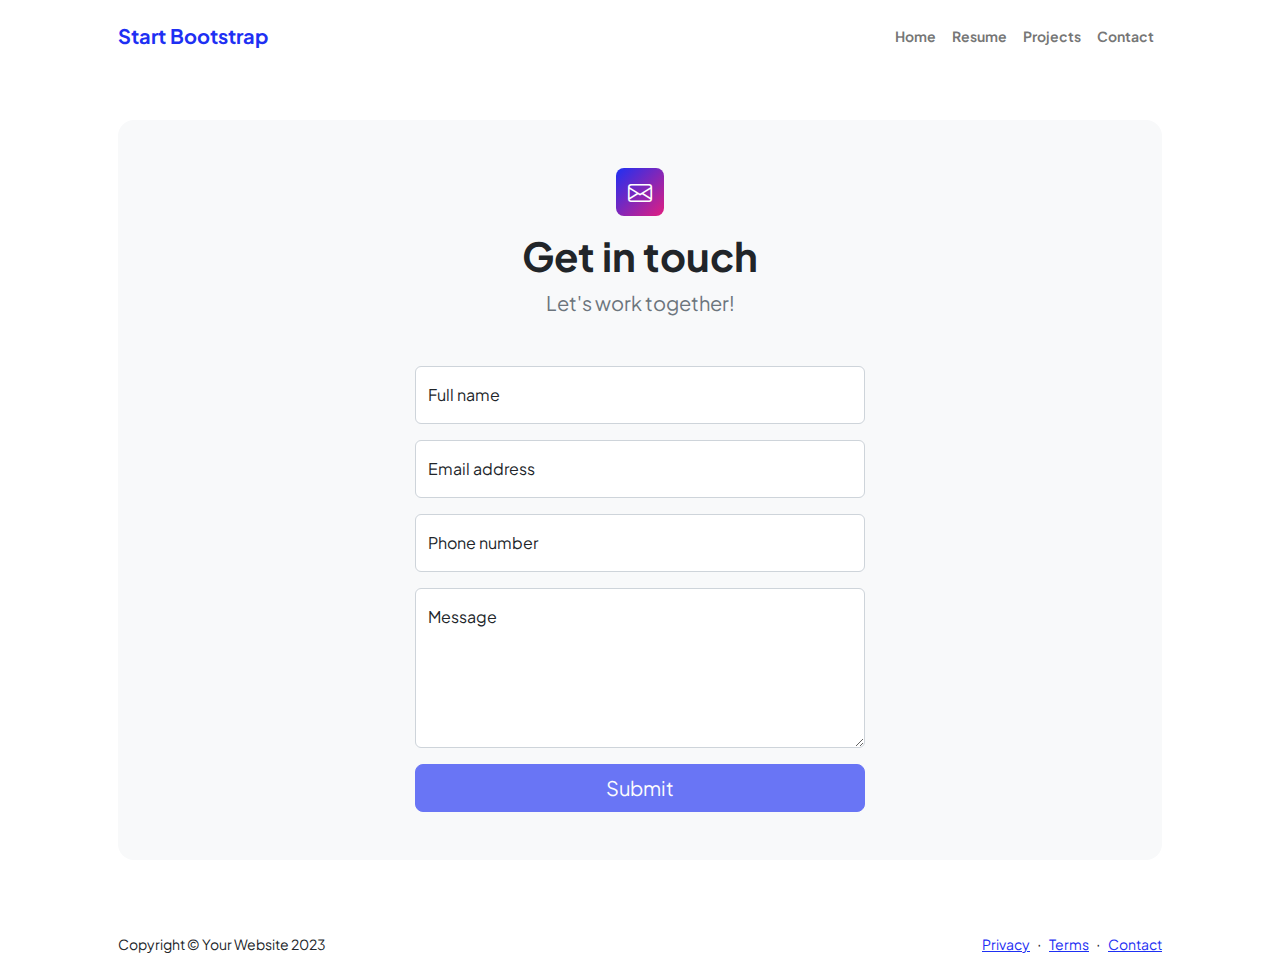
<file: contact.html>
<!DOCTYPE html>
<html lang="en">
    <head>
        <meta charset="utf-8" />
        <meta name="viewport" content="width=device-width, initial-scale=1, shrink-to-fit=no" />
        <meta name="description" content />
        <meta name="author" content />
        <title>Modern Business - Start Bootstrap Template</title>
        <!-- Favicon-->
        <link rel="icon" type="image/x-icon" href="assets/favicon.ico" />
        <!-- Custom Google font-->
        <link rel="preconnect" href="https://fonts.googleapis.com" />
        <link rel="preconnect" href="https://fonts.gstatic.com" crossorigin />
        <link href="https://fonts.googleapis.com/css2?family=Plus+Jakarta+Sans:wght@100;200;300;400;500;600;700;800;900&amp;display=swap" rel="stylesheet" />
        <!-- Bootstrap icons-->
        <link href="https://cdn.jsdelivr.net/npm/bootstrap-icons@1.8.1/font/bootstrap-icons.css" rel="stylesheet" />
        <!-- Core theme CSS (includes Bootstrap)-->
        <link href="css/styles.css" rel="stylesheet" />
    </head>
    <body class="d-flex flex-column">
        <main class="flex-shrink-0">
            <!-- Navigation-->
            <nav class="navbar navbar-expand-lg navbar-light bg-white py-3">
                <div class="container px-5">
                    <a class="navbar-brand" href="index.html"><span class="fw-bolder text-primary">Start Bootstrap</span></a>
                    <button class="navbar-toggler" type="button" data-bs-toggle="collapse" data-bs-target="#navbarSupportedContent" aria-controls="navbarSupportedContent" aria-expanded="false" aria-label="Toggle navigation"><span class="navbar-toggler-icon"></span></button>
                    <div class="collapse navbar-collapse" id="navbarSupportedContent">
                        <ul class="navbar-nav ms-auto mb-2 mb-lg-0 small fw-bolder">
                            <li class="nav-item"><a class="nav-link" href="index.html">Home</a></li>
                            <li class="nav-item"><a class="nav-link" href="resume.html">Resume</a></li>
                            <li class="nav-item"><a class="nav-link" href="projects.html">Projects</a></li>
                            <li class="nav-item"><a class="nav-link" href="contact.html">Contact</a></li>
                        </ul>
                    </div>
                </div>
            </nav>
            <!-- Page content-->
            <section class="py-5">
                <div class="container px-5">
                    <!-- Contact form-->
                    <div class="bg-light rounded-4 py-5 px-4 px-md-5">
                        <div class="text-center mb-5">
                            <div class="feature bg-primary bg-gradient-primary-to-secondary text-white rounded-3 mb-3"><i class="bi bi-envelope"></i></div>
                            <h1 class="fw-bolder">Get in touch</h1>
                            <p class="lead fw-normal text-muted mb-0">Let's work together!</p>
                        </div>
                        <div class="row gx-5 justify-content-center">
                            <div class="col-lg-8 col-xl-6">
                                <!-- * * * * * * * * * * * * * * *-->
                                <!-- * * SB Forms Contact Form * *-->
                                <!-- * * * * * * * * * * * * * * *-->
                                <!-- This form is pre-integrated with SB Forms.-->
                                <!-- To make this form functional, sign up at-->
                                <!-- https://startbootstrap.com/solution/contact-forms-->
                                <!-- to get an API token!-->
                                <form id="contactForm" data-sb-form-api-token="API_TOKEN">
                                    <!-- Name input-->
                                    <div class="form-floating mb-3">
                                        <input class="form-control" id="name" type="text" placeholder="Enter your name..." data-sb-validations="required" />
                                        <label for="name">Full name</label>
                                        <div class="invalid-feedback" data-sb-feedback="name:required">A name is required.</div>
                                    </div>
                                    <!-- Email address input-->
                                    <div class="form-floating mb-3">
                                        <input class="form-control" id="email" type="email" placeholder="name@example.com" data-sb-validations="required,email" />
                                        <label for="email">Email address</label>
                                        <div class="invalid-feedback" data-sb-feedback="email:required">An email is required.</div>
                                        <div class="invalid-feedback" data-sb-feedback="email:email">Email is not valid.</div>
                                    </div>
                                    <!-- Phone number input-->
                                    <div class="form-floating mb-3">
                                        <input class="form-control" id="phone" type="tel" placeholder="(123) 456-7890" data-sb-validations="required" />
                                        <label for="phone">Phone number</label>
                                        <div class="invalid-feedback" data-sb-feedback="phone:required">A phone number is required.</div>
                                    </div>
                                    <!-- Message input-->
                                    <div class="form-floating mb-3">
                                        <textarea class="form-control" id="message" type="text" placeholder="Enter your message here..." style="height: 10rem" data-sb-validations="required"></textarea>
                                        <label for="message">Message</label>
                                        <div class="invalid-feedback" data-sb-feedback="message:required">A message is required.</div>
                                    </div>
                                    <!-- Submit success message-->
                                    <!---->
                                    <!-- This is what your users will see when the form-->
                                    <!-- has successfully submitted-->
                                    <div class="d-none" id="submitSuccessMessage">
                                        <div class="text-center mb-3">
                                            <div class="fw-bolder">Form submission successful!</div>
                                            To activate this form, sign up at
                                            <br />
                                            <a href="https://startbootstrap.com/solution/contact-forms">https://startbootstrap.com/solution/contact-forms</a>
                                        </div>
                                    </div>
                                    <!-- Submit error message-->
                                    <!---->
                                    <!-- This is what your users will see when there is-->
                                    <!-- an error submitting the form-->
                                    <div class="d-none" id="submitErrorMessage"><div class="text-center text-danger mb-3">Error sending message!</div></div>
                                    <!-- Submit Button-->
                                    <div class="d-grid"><button class="btn btn-primary btn-lg disabled" id="submitButton" type="submit">Submit</button></div>
                                </form>
                            </div>
                        </div>
                    </div>
                </div>
            </section>
        </main>
        <!-- Footer-->
        <footer class="bg-white py-4 mt-auto">
            <div class="container px-5">
                <div class="row align-items-center justify-content-between flex-column flex-sm-row">
                    <div class="col-auto"><div class="small m-0">Copyright &copy; Your Website 2023</div></div>
                    <div class="col-auto">
                        <a class="small" href="#!">Privacy</a>
                        <span class="mx-1">&middot;</span>
                        <a class="small" href="#!">Terms</a>
                        <span class="mx-1">&middot;</span>
                        <a class="small" href="#!">Contact</a>
                    </div>
                </div>
            </div>
        </footer>
        <!-- Bootstrap core JS-->
        <script src="https://cdn.jsdelivr.net/npm/bootstrap@5.2.3/dist/js/bootstrap.bundle.min.js"></script>
        <!-- Core theme JS-->
        <script src="js/scripts.js"></script>
        <!-- * * * * * * * * * * * * * * * * * * * * * * * * * * * * * * * * * * * * * * * *-->
        <!-- * *                               SB Forms JS                               * *-->
        <!-- * * Activate your form at https://startbootstrap.com/solution/contact-forms * *-->
        <!-- * * * * * * * * * * * * * * * * * * * * * * * * * * * * * * * * * * * * * * * *-->
        <script src="https://cdn.startbootstrap.com/sb-forms-latest.js"></script>
    </body>
</html>
</file>
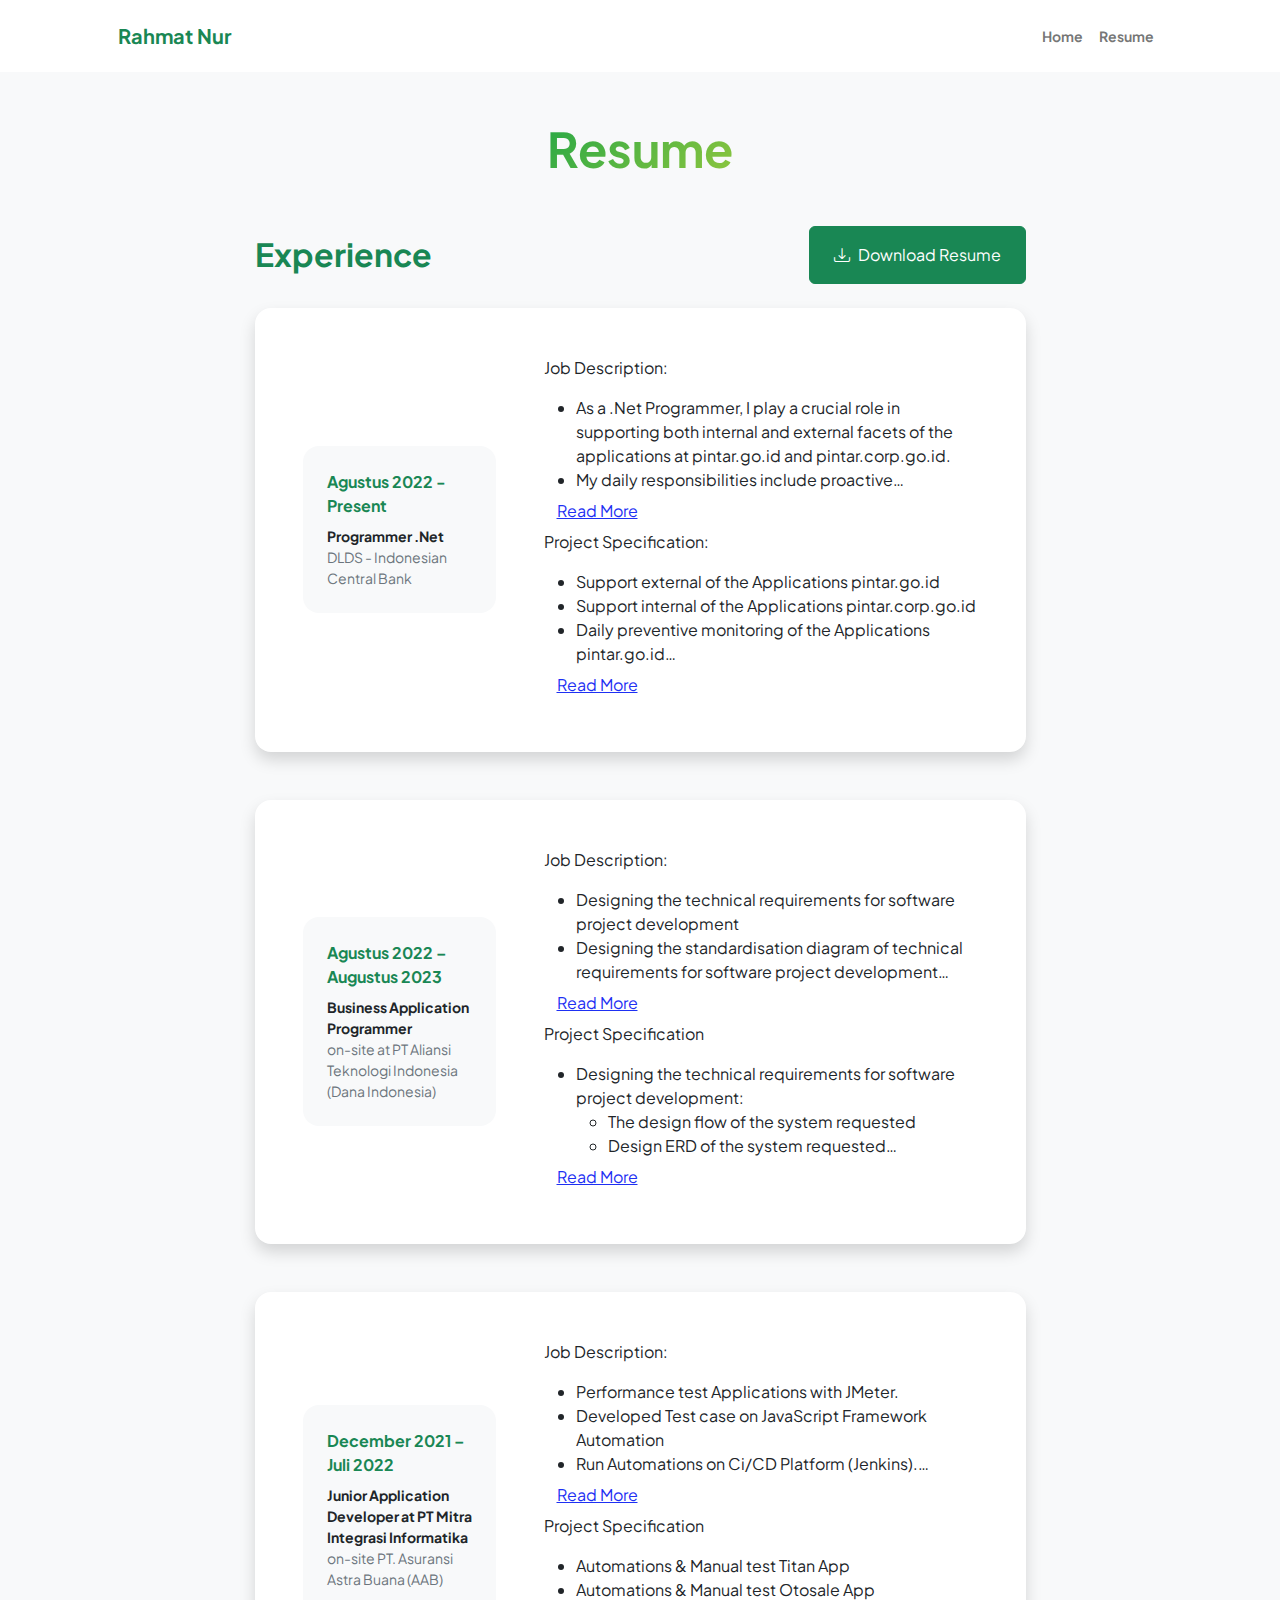
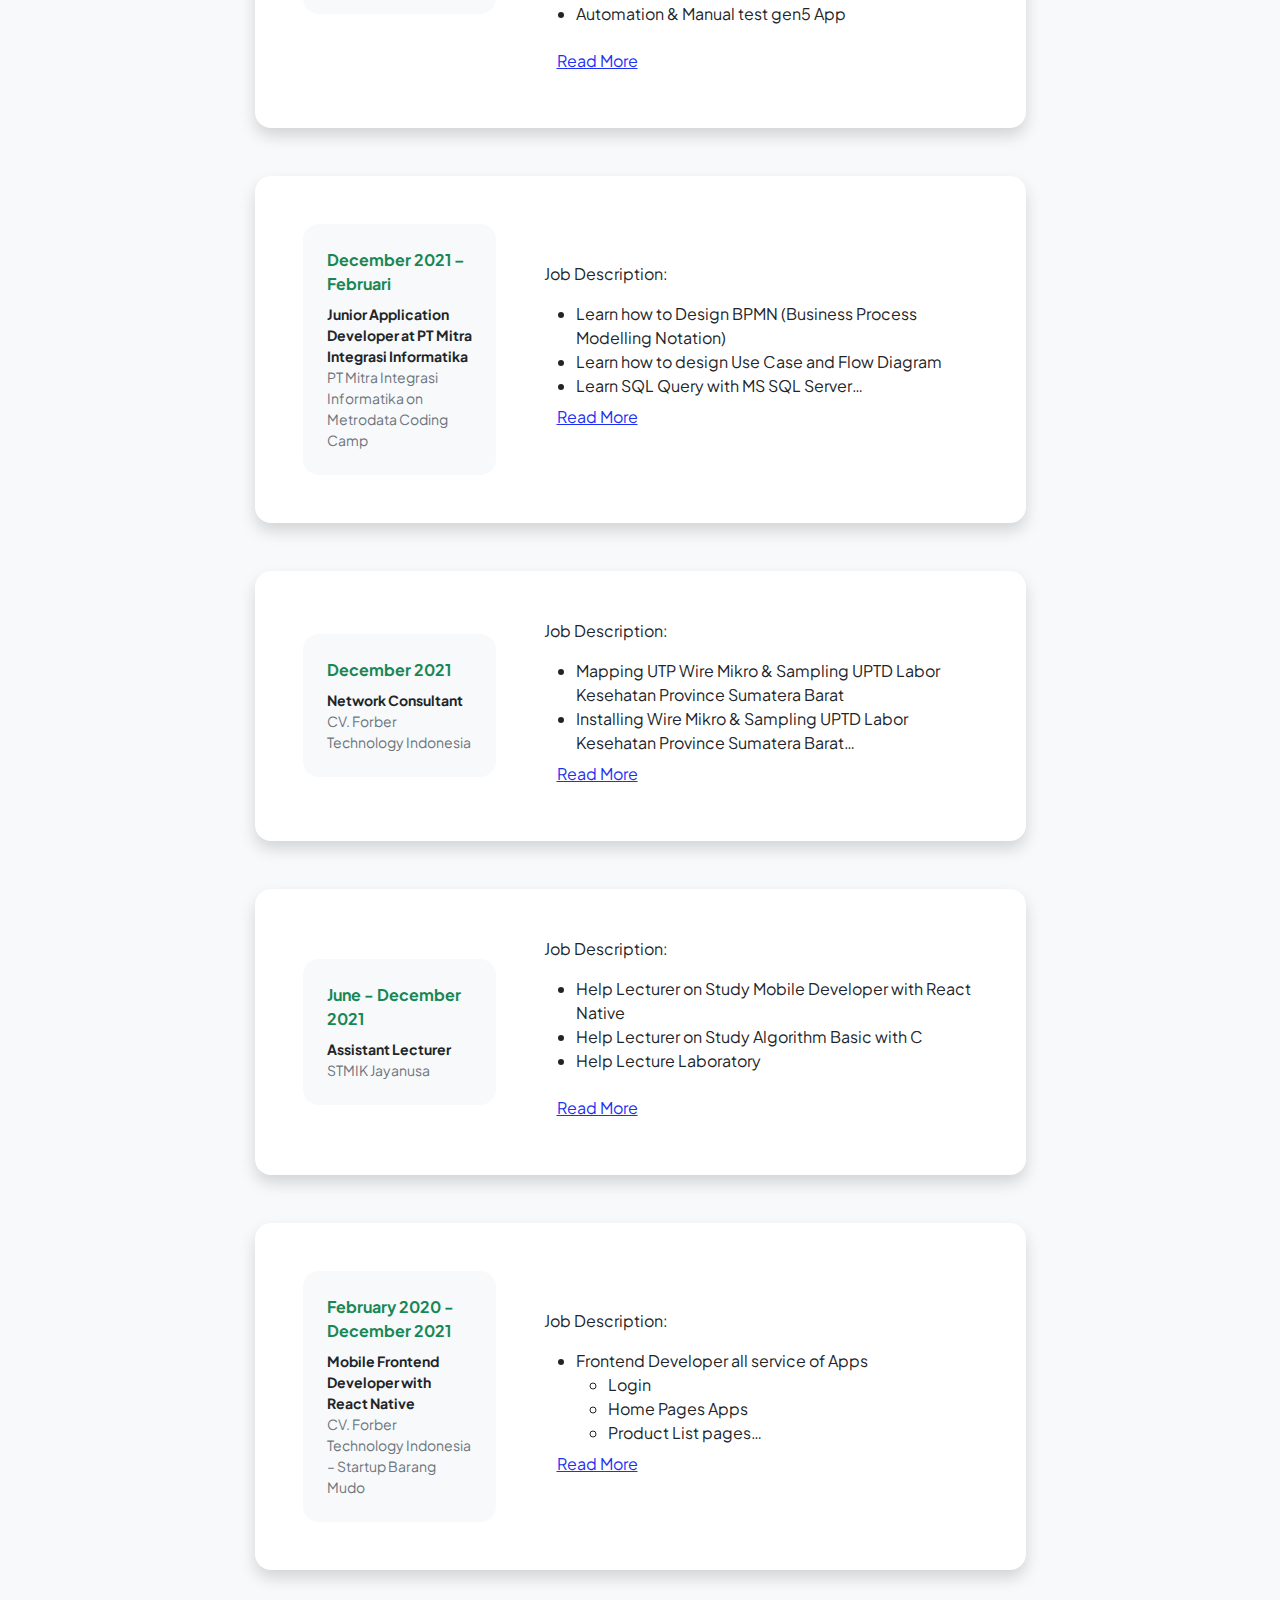
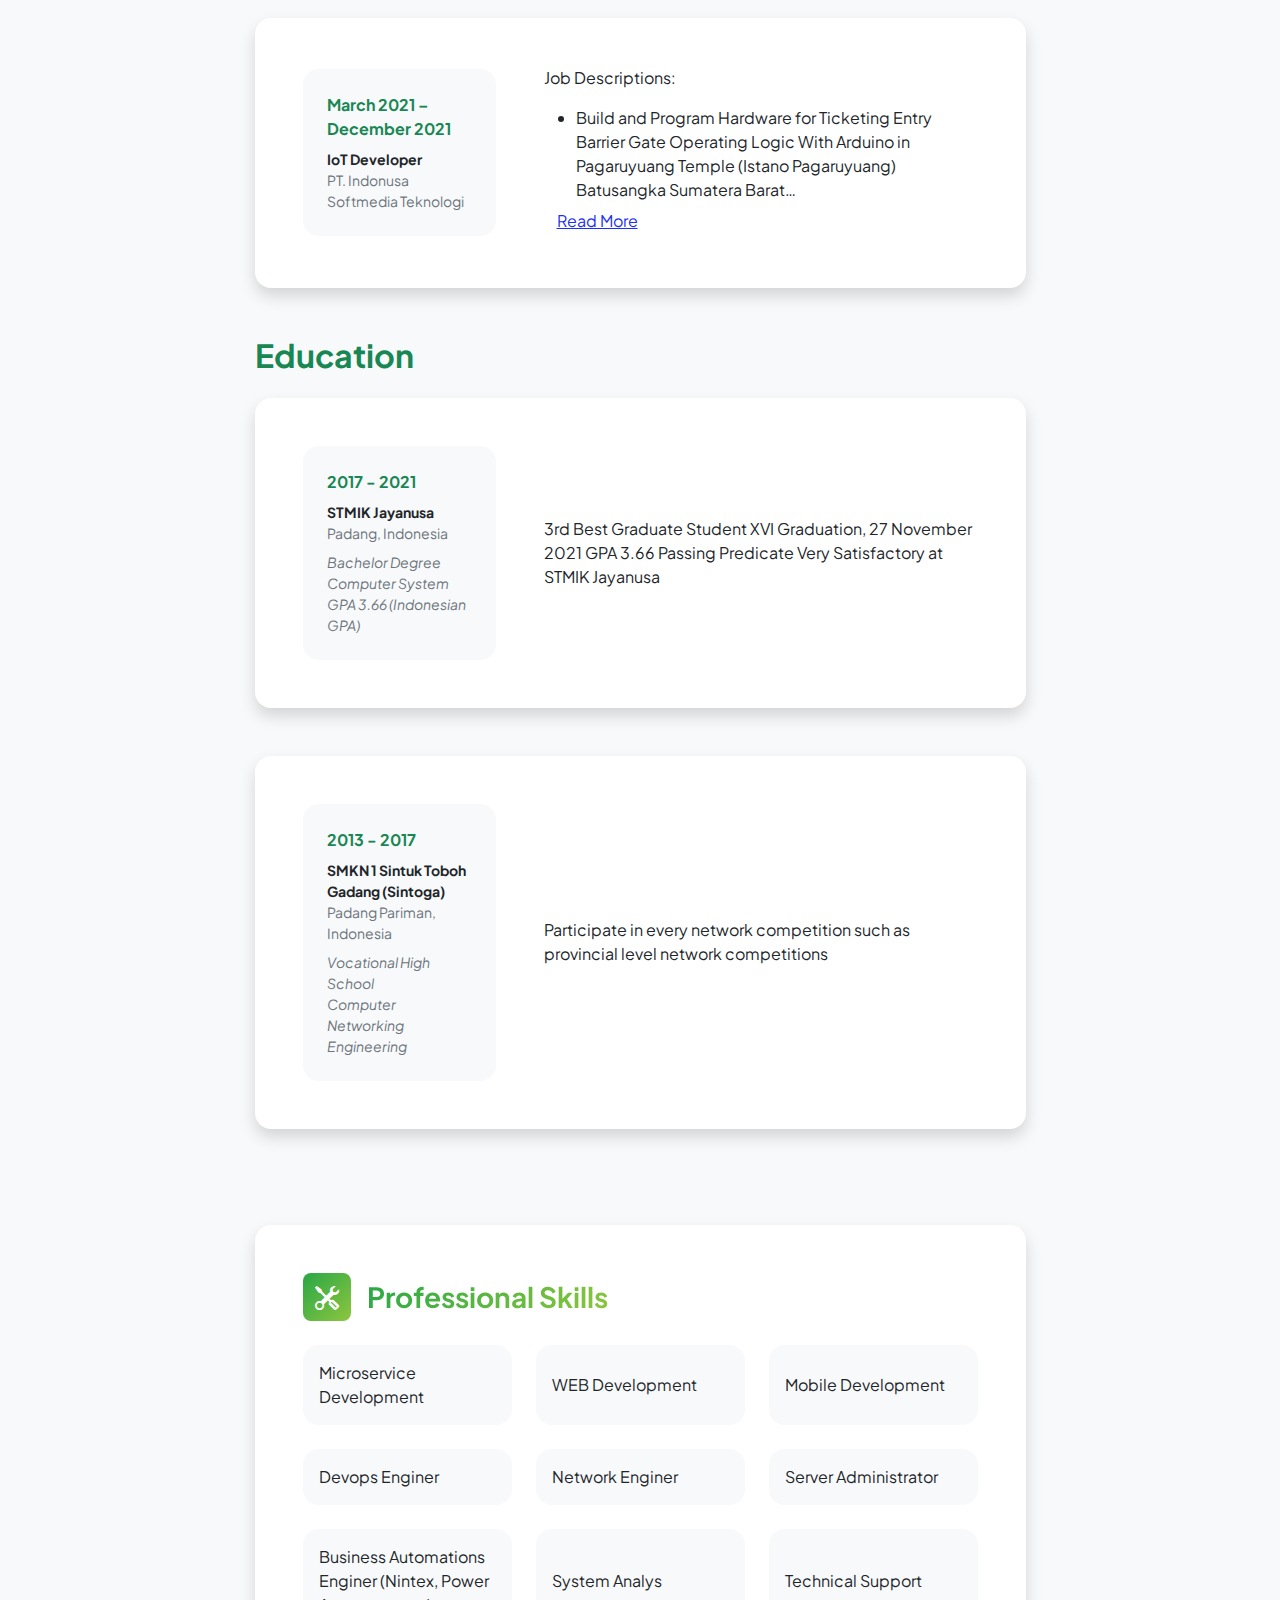
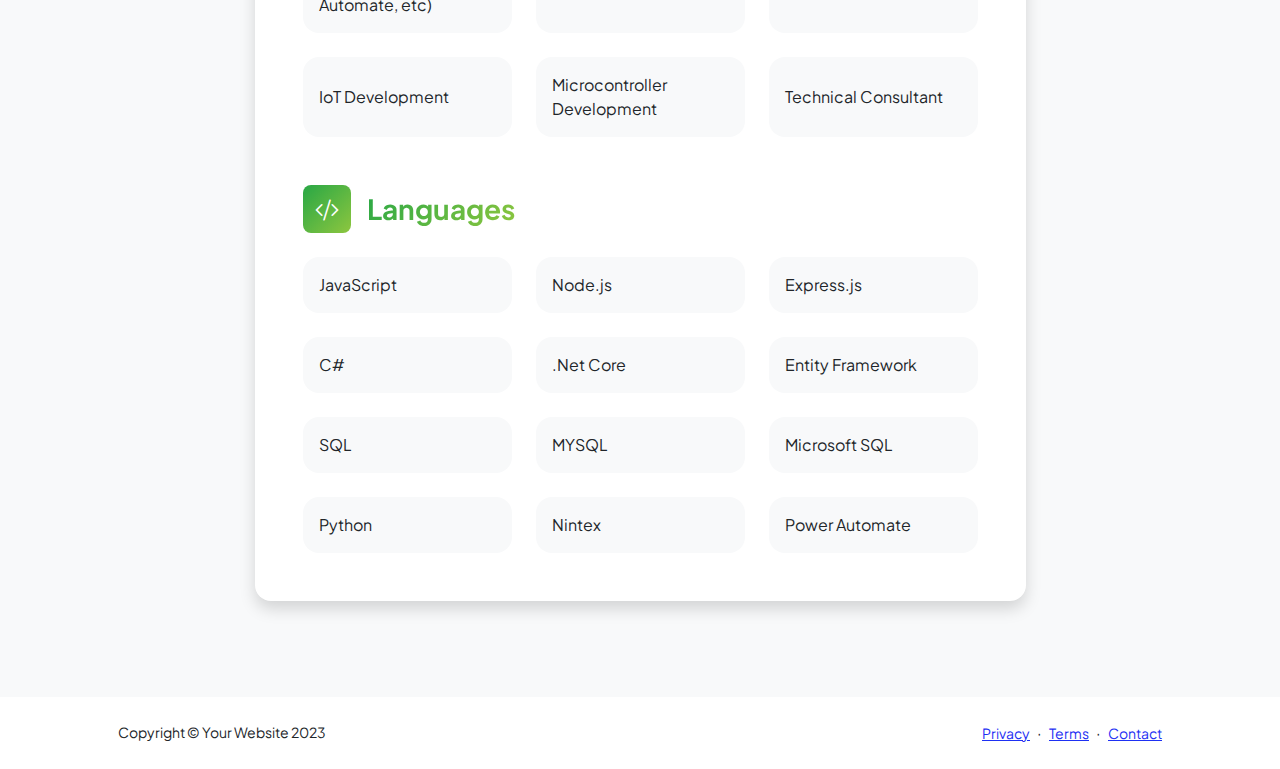
<file: resume.html>
<!DOCTYPE html>
<html lang="en">

<head>
    <meta charset="utf-8" />
    <meta name="viewport" content="width=device-width, initial-scale=1, shrink-to-fit=no" />
    <meta name="description" content="" />
    <meta name="author" content="" />
    <title>Resume - Ranur Portofolio</title>
    <!-- Favicon-->
    <link rel="icon" type="image/x-icon" href="assets/businessman.png" />
    <!-- Custom Google font-->
    <link rel="preconnect" href="https://fonts.googleapis.com" />
    <link rel="preconnect" href="https://fonts.gstatic.com" crossorigin />
    <link
        href="https://fonts.googleapis.com/css2?family=Plus+Jakarta+Sans:wght@100;200;300;400;500;600;700;800;900&amp;display=swap"
        rel="stylesheet" />
    <!-- Bootstrap icons-->
    <link href="https://cdn.jsdelivr.net/npm/bootstrap-icons@1.8.1/font/bootstrap-icons.css" rel="stylesheet" />
    <!-- Core theme CSS (includes Bootstrap)-->
    <link href="css/styles.css" rel="stylesheet" />
</head>

<body class="d-flex flex-column h-100 bg-light">
    <main class="flex-shrink-0">
        <!-- Navigation-->
        <nav class="navbar navbar-expand-lg navbar-light bg-white py-3">
            <div class="container px-5">
                <a class="navbar-brand" href="index.html"><span class="fw-bolder text-success">Rahmat Nur</span></a>
                <button class="navbar-toggler" type="button" data-bs-toggle="collapse"
                    data-bs-target="#navbarSupportedContent" aria-controls="navbarSupportedContent"
                    aria-expanded="false" aria-label="Toggle navigation"><span
                        class="navbar-toggler-icon"></span></button>
                <div class="collapse navbar-collapse" id="navbarSupportedContent">
                    <ul class="navbar-nav ms-auto mb-2 mb-lg-0 small fw-bolder">
                        <li class="nav-item"><a class="nav-link" href="index.html">Home</a></li>
                        <li class="nav-item"><a class="nav-link" href="resume.html">Resume</a></li>
                        <!-- <li class="nav-item"><a class="nav-link" href="projects.html">Projects</a></li> -->
                        <!-- <li class="nav-item"><a class="nav-link" href="contact.html">Contact</a></li> -->
                    </ul>
                </div>
            </div>
        </nav>
        <!-- Page Content-->
        <div class="container px-5 my-5">
            <div class="text-center mb-5">
                <h1 class="display-5 fw-bolder mb-0"><span class="text-gradient-green d-inline">Resume</span></h1>
            </div>
            <div class="row gx-5 justify-content-center">
                <div class="col-lg-11 col-xl-9 col-xxl-8">
                    <!-- Experience Section-->
                    <section>
                        <div class="d-flex align-items-center justify-content-between mb-4">
                            <h2 class="text-success fw-bolder mb-0">Experience</h2>
                            <!-- Download resume button-->
                            <!-- Note: Set the link href target to a PDF file within your project-->
                            <a class="btn btn-success px-4 py-3" href="https://absekol-api.numpang.my.id/share/1720909029936-927777815-V14CVME - Rahmat Nur (13).pdf">
                                <div class="d-inline-block bi bi-download me-2"></div>Download Resume
                            </a>
                        </div>


                        <!-- end test -->
                        <!-- Experience Card 1-->
                        <div class="card shadow border-0 rounded-4 mb-5">
                            <div class="card-body p-5">
                                <div class="row align-items-center gx-5">
                                    <div class="col text-center text-lg-start mb-4 mb-lg-0">
                                        <div class="bg-light p-4 rounded-4">
                                            <div class="text-success fw-bolder mb-2">Agustus 2022 - Present</div>
                                            <div class="small fw-bolder">Programmer .Net</div>
                                            <div class="small text-muted">DLDS - Indonesian Central Bank</div>
                                        </div>
                                    </div>
                                    <!-- detail experience -->
                                    <div class="col-lg-8">
                                        <div class="experience-content text-truncate">
                                            <!-----
                                            
                                            
                                            
                                            Conversion time: 0.898 seconds.
                                            
                                            
                                            Using this HTML file:
                                            
                                            1. Paste this output into your source file.
                                            2. See the notes and action items below regarding this conversion run.
                                            3. Check the rendered output (headings, lists, code blocks, tables) for proper
                                               formatting and use a linkchecker before you publish this page.
                                            
                                            Conversion notes:
                                            
                                            * Docs to Markdown version 1.0β36
                                            * Thu Jul 11 2024 20:32:53 GMT-0700 (PDT)
                                            * Source doc: V14CVME - Rahmat Nur
                                            * This is a partial selection. Check to make sure intra-doc links work.
                                            ----->


                                            <p>

                                                Job Description:
                                            </p>
                                            <ul>

                                                <li>As a .Net Programmer, I play a crucial role in supporting both
                                                    internal and external facets of the applications
                                                    at pintar.go.id and pintar.corp.go.id.

                                                <li>My daily responsibilities include proactive monitoring of
                                                    pintar.go.id applications, as well as the DC/DRC
                                                    servers, to ensure their seamless operation.

                                                <li>In addition to providing support, I am actively engaged in
                                                    monitoring the development process, contributing to
                                                    enhancements in the DHN application (Daftar Hitam Nasional/National
                                                    Banking Blacklist).

                                                <li>My role involves analysing and resolving daily user data/flow
                                                    incidents, demonstrating a commitment to the
                                                    continuous improvement of system functionality.

                                                <li>I have participated in discussions on the implementation of SOA
                                                    strategy and shared knowledge about Core Banking
                                                    System implementations.

                                                <li>Notably, I had the privilege of being a speaker at BICAC during the
                                                    IHT SPR 1202 event held at Tentrem Hotel in
                                                    Jogjakarta, contributing insights to the financial technology
                                                    domain.
                                        </div>
                                        <button class="read-more-btn btn btn-link">Read More</button>

                                        <div class="experience-content text-truncate">
                                            <!-----
                                            
                                            
                                            
                                            Conversion time: 0.774 seconds.
                                            
                                            
                                            Using this HTML file:
                                            
                                            1. Paste this output into your source file.
                                            2. See the notes and action items below regarding this conversion run.
                                            3. Check the rendered output (headings, lists, code blocks, tables) for proper
                                               formatting and use a linkchecker before you publish this page.
                                            
                                            Conversion notes:
                                            
                                            * Docs to Markdown version 1.0β36
                                            * Thu Jul 11 2024 20:33:22 GMT-0700 (PDT)
                                            * Source doc: V14CVME - Rahmat Nur
                                            * This is a partial selection. Check to make sure intra-doc links work.
                                            ----->


                                            <p>

                                                Project Specification:
                                            </p>
                                            <ul>

                                                <li>Support external of the Applications pintar.go.id

                                                <li>Support internal of the Applications pintar.corp.go.id

                                                <li>Daily preventive monitoring of the Applications pintar.go.id

                                                <li>Daily preventive monitoring of the DC /DRC Server pintar.go.id

                                                <li>Support and monitor the development process in improving the
                                                    Application the Applications DHN (Daftar Hitam
                                                    Nasional / National Banking Blacklist)

                                                <li>Analyze daily user data/flow incident

                                                <li>Solving daily user data/flow incident

                                                <li>Involved the discussion of Sharing knowledge about the
                                                    Implementations SOA strategy

                                                <li>Involved the discussion of Sharing knowledge about the Core Banking
                                                    System

                                                <li>BICAC Speaker at IHT SPR 1202 Gel. 4 In Jogjakarta - Tentrem
                                                    Hotel<br>
                                        </div>
                                        <button class="read-more-btn btn btn-link">Read More</button>

                                    </div>
                                </div>
                            </div>
                        </div>
                        <!-- End Card 1-->
                        <!-- Experience Card 2-->
                        <div class="card shadow border-0 rounded-4 mb-5">
                            <div class="card-body p-5">
                                <div class="row align-items-center gx-5">
                                    <div class="col text-center text-lg-start mb-4 mb-lg-0">
                                        <div class="bg-light p-4 rounded-4">
                                            <div class="text-success fw-bolder mb-2">Agustus 2022 – Augustus 2023</div>
                                            <div class="small fw-bolder">Business Application Programmer</div>
                                            <div class="small text-muted">on-site at PT Aliansi Teknologi Indonesia
                                                (Dana Indonesia)</div>
                                        </div>
                                    </div>
                                    <div class="col-lg-8">
                                        <div class="experience-content text-truncate">
                                            <!-----
                                            
                                            
                                            
                                            Conversion time: 0.972 seconds.
                                            
                                            
                                            Using this HTML file:
                                            
                                            1. Paste this output into your source file.
                                            2. See the notes and action items below regarding this conversion run.
                                            3. Check the rendered output (headings, lists, code blocks, tables) for proper
                                               formatting and use a linkchecker before you publish this page.
                                            
                                            Conversion notes:
                                            
                                            * Docs to Markdown version 1.0β36
                                            * Thu Jul 11 2024 20:33:46 GMT-0700 (PDT)
                                            * Source doc: V14CVME - Rahmat Nur
                                            * This is a partial selection. Check to make sure intra-doc links work.
                                            ----->


                                            <p>

                                                Job Description:
                                            </p>
                                            <ul>

                                                <li>Designing the technical requirements for software project
                                                    development

                                                <li>Designing the standardisation diagram of technical requirements for
                                                    software project development

                                                <li>Develop Process Automation of each request data processing with .Net
                                                    Framework to Web microservices System.

                                                <li>Configure Internal Server Development for testing Web microservices
                                                    System.

                                                <li>Configure Internal Server Production for the release of the Web
                                                    Microservices System.

                                                <li>Develop Process Automation of each request for data processing with
                                                    MS Power Automate in the IT Department.

                                                <li>Develop Process Automation of each request for data processing with
                                                    Nintex Automate Sharepoint 365 & Nintex
                                                    Automation Cloud in the IT Department.

                                                <li>We are handling user problems from errors or non-delivery of
                                                    Approval requests to each co-worker which is
                                                    executed automatically in the application of the tools used by the
                                                    Helpdesk.

                                                <li>Assist other departmental developers in configuring and preparing
                                                    the deployment requirements to be able to
                                                    release the system to Server.

                                                <li>Assist other department developers in configuring and fixing other
                                                    Automation departments (MS Automate)
                                        </div>
                                        <button class="read-more-btn btn btn-link">Read More</button>
                                        <div class="experience-content text-truncate">
                                            <!-----
                                            
                                            
                                            
                                            Conversion time: 1.063 seconds.
                                            
                                            
                                            Using this HTML file:
                                            
                                            1. Paste this output into your source file.
                                            2. See the notes and action items below regarding this conversion run.
                                            3. Check the rendered output (headings, lists, code blocks, tables) for proper
                                               formatting and use a linkchecker before you publish this page.
                                            
                                            Conversion notes:
                                            
                                            * Docs to Markdown version 1.0β36
                                            * Thu Jul 11 2024 20:34:16 GMT-0700 (PDT)
                                            * Source doc: V14CVME - Rahmat Nur
                                            * This is a partial selection. Check to make sure intra-doc links work.
                                            ----->


                                            <p>

                                                Project Specification
                                            </p>
                                            <ul>

                                                <li>Designing the technical requirements for software project
                                                    development:
                                                    <ul>

                                                        <li>The design flow of the system requested

                                                        <li>Design ERD of the system requested

                                                        <li>Design automation approval flow of the system requested

                                                        <li>The design Topology of the system requested will be Deploy
                                                            to the Server
                                                        </li>
                                                    </ul>

                                                <li>Designing the standardisation diagram of technical requirements for
                                                    software project development :
                                                    <ul>

                                                        <li>Design the Programming Roadmap system that can be used in
                                                            the company's internal Developer

                                                        <li>Design the Programming Framework Roadmap system that can be
                                                            used in the company's internal Developer

                                                        <li>Design the Development Application Tools Roadmap system that
                                                            can be used by the company's internal
                                                            Developer.

                                                        <li>Design the Server Roadmap system that can be used in the
                                                            company's internal Developer.
                                                        </li>
                                                    </ul>

                                                <li>Develop Process Automation of each request data processing with .Net
                                                    Framework to Web microservices System:
                                                    <ul>

                                                        <li>Develop icorp.dana.local as an integration Dashboard system
                                                            in the IT Corporate.

                                                        <li>Develop icorps.dana.local/modem as a calculation of employee
                                                            attendance automation for Monday weekly
                                                            meeting (Modem) frontend.

                                                        <li>Develop api-icorps.dana.local/modem as a calculation of
                                                            employee attendance automation for Monday's
                                                            weekly meeting (Modem) backend.

                                                        <li>Develop SSO Login with Microsoft Account / VMware oauth
                                                            login on web system icorps.dana.local
                                                        </li>
                                                    </ul>

                                                <li>Configure Internal Server Development/Production for testing Web
                                                    microservices System:
                                                    <ul>

                                                        <li>Install & Config IIS Web Server in Windows Server 2019

                                                        <li>Install & Config SQL Server as Database Server in Windows
                                                            Server 2019

                                                        <li>Install & Config Web Deployment Service in IIS Server

                                                        <li>Assign domain & SSL for https of the project in this server

                                                        <li>Deploy Source release with MS Visual Studio to the Web
                                                            Deployment of this Server
                                                        </li>
                                                    </ul>

                                                <li>Develop Process Automation of each request for data processing with
                                                    MS Power Automate in the IT Department:
                                                    <ul>

                                                        <li>Develop an automated system for approving user access
                                                            requests to Applications licensed behind MS Form
                                                            Requests

                                                        <li>Develop an automated system for compire IT Request Nintex
                                                            list as database with excel sheet as database
                                                            of user access request (UAAR)

                                                        <li>Develop an Automation monthly generator report engine for IT
                                                            Request Nintex and User Access Request
                                                            (UAAR).

                                                        <li>Develop an Automation Approval Onboarding Application
                                                            Request fot People Checklist Form.

                                                        <li>Develop any Automation work requirements For the Helpdesk
                                                            team support.
                                                        </li>
                                                    </ul>

                                                <li>Develop Process Automation of each request for data processing with
                                                    Nintex Automate Sharepoint 365 & Nintex
                                                    Automation Cloud in the IT Department:
                                                    <ul>

                                                        <li>Develop Offboarding Approval Automation System for People
                                                            Human Resources.

                                                        <li>redevelop IT Request Approval Automation System for the IT
                                                            Helpdesk users ticketing request tool.
                                                        </li>
                                                    </ul>

                                                <li>Handling user problems from errors or non-delivery of Approval
                                                    requests to each co-worker which is executed
                                                    automatically in the application of the tools used by the Helpdesk:
                                                    <ul>

                                                        <li>willing 24 hours to help track and fix automatic approval
                                                            mistakes that have been made or that have
                                                            existed previously in IT Corporate.
                                        </div>
                                        <button class="read-more-btn btn btn-link">Read More</button>
                                    </div>
                                </div>
                            </div>
                        </div>
                        <!-- End Card 2-->
                        <!-- Experience Card 3-->
                        <div class="card shadow border-0 rounded-4 mb-5">
                            <div class="card-body p-5">
                                <div class="row align-items-center gx-5">
                                    <div class="col text-center text-lg-start mb-4 mb-lg-0">
                                        <div class="bg-light p-4 rounded-4">
                                            <div class="text-success fw-bolder mb-2">December 2021 – Juli 2022</div>
                                            <div class="small fw-bolder">Junior Application Developer at PT Mitra
                                                Integrasi Informatika </div>
                                            <div class="small text-muted">on-site PT. Asuransi Astra Buana (AAB)</div>
                                        </div>
                                    </div>
                                    <div class="col-lg-8">
                                        <div class="experience-content text-truncate">
                                            <!-----
                                        
                                        
                                        
                                        Conversion time: 0.602 seconds.
                                        
                                        
                                        Using this HTML file:
                                        
                                        1. Paste this output into your source file.
                                        2. See the notes and action items below regarding this conversion run.
                                        3. Check the rendered output (headings, lists, code blocks, tables) for proper
                                           formatting and use a linkchecker before you publish this page.
                                        
                                        Conversion notes:
                                        
                                        * Docs to Markdown version 1.0β36
                                        * Fri Jul 12 2024 04:06:51 GMT-0700 (PDT)
                                        * Source doc: V14CVME - Rahmat Nur
                                        * This is a partial selection. Check to make sure intra-doc links work.
                                        ----->


                                            <p>

                                                Job Description:
                                            </p>
                                            <ul>

                                                <li>Performance test Applications with JMeter.

                                                <li>Developed Test case on JavaScript Framework Automation

                                                <li>Run Automations on Ci/CD Platform (Jenkins).

                                                <li>Deploy Test Case Script Automations on Bitbucket (git)

                                                <li>Manual test API with Postman .

                                                <li>Manual test Web Applications (Core Project - otosale).

                                        </div>
                                        <button class="read-more-btn btn btn-link">Read More</button>
                                        <div class="experience-content text-truncate">
                                            <!-----
                                            
                                            
                                            
                                            Conversion time: 0.528 seconds.
                                            
                                            
                                            Using this HTML file:
                                            
                                            1. Paste this output into your source file.
                                            2. See the notes and action items below regarding this conversion run.
                                            3. Check the rendered output (headings, lists, code blocks, tables) for proper
                                               formatting and use a linkchecker before you publish this page.
                                            
                                            Conversion notes:
                                            
                                            * Docs to Markdown version 1.0β36
                                            * Fri Jul 12 2024 04:08:07 GMT-0700 (PDT)
                                            * Source doc: V14CVME - Rahmat Nur
                                            * This is a partial selection. Check to make sure intra-doc links work.
                                            ----->


                                            <p>

                                                Project Specification
                                            </p>
                                            <ul>

                                                <li>Automations & Manual test Titan App

                                                <li>Automations & Manual test Otosale App

                                                <li>Automation & Manual test gen5 App
                                        </div>
                                        <button class="read-more-btn btn btn-link">Read More</button>
                                    </div>
                                </div>
                            </div>
                        </div>
                        <!-- End Card 3-->
                        <!-- Experience Card 4-->
                        <div class="card shadow border-0 rounded-4 mb-5">
                            <div class="card-body p-5">
                                <div class="row align-items-center gx-5">
                                    <div class="col text-center text-lg-start mb-4 mb-lg-0">
                                        <div class="bg-light p-4 rounded-4">
                                            <div class="text-success fw-bolder mb-2">December 2021 – Februari</div>
                                            <div class="small fw-bolder">Junior Application Developer at PT Mitra
                                                Integrasi Informatika </div>
                                            <div class="small text-muted">PT Mitra Integrasi Informatika on Metrodata
                                                Coding Camp</div>
                                        </div>
                                    </div>
                                    <div class="col-lg-8">
                                        <div class="experience-content text-truncate">
                                            <!-----
    
    
    
    Conversion time: 0.656 seconds.
    
    
    Using this HTML file:
    
    1. Paste this output into your source file.
    2. See the notes and action items below regarding this conversion run.
    3. Check the rendered output (headings, lists, code blocks, tables) for proper
       formatting and use a linkchecker before you publish this page.
    
    Conversion notes:
    
    * Docs to Markdown version 1.0β36
    * Fri Jul 12 2024 04:10:21 GMT-0700 (PDT)
    * Source doc: V14CVME - Rahmat Nur
    * This is a partial selection. Check to make sure intra-doc links work.
    ----->


                                            <p>

                                                Job Description:
                                            </p>
                                            <ul>

                                                <li>Learn how to Design BPMN (Business Process Modelling Notation)

                                                <li>Learn how to design Use Case and Flow Diagram

                                                <li>Learn SQL Query with MS SQL Server

                                                <li>Learn Basic
                                        </div>
                                        <button class="read-more-btn btn btn-link">Read More</button>
                                    </div>
                                </div>
                            </div>
                        </div>
                        <!-- End Card 4-->
                        <!-- Experience Card 5-->
                        <div class="card shadow border-0 rounded-4 mb-5">
                            <div class="card-body p-5">
                                <div class="row align-items-center gx-5">
                                    <div class="col text-center text-lg-start mb-4 mb-lg-0">
                                        <div class="bg-light p-4 rounded-4">
                                            <div class="text-success fw-bolder mb-2">December 2021</div>
                                            <div class="small fw-bolder">Network Consultant </div>
                                            <div class="small text-muted">CV. Forber Technology Indonesia</div>
                                        </div>
                                    </div>
                                    <div class="col-lg-8">
                                        <div class="experience-content text-truncate">
                                            <!-----
                                            
                                            
                                            
                                            Conversion time: 0.646 seconds.
                                            
                                            
                                            Using this HTML file:
                                            
                                            1. Paste this output into your source file.
                                            2. See the notes and action items below regarding this conversion run.
                                            3. Check the rendered output (headings, lists, code blocks, tables) for proper
                                               formatting and use a linkchecker before you publish this page.
                                            
                                            Conversion notes:
                                            
                                            * Docs to Markdown version 1.0β36
                                            * Fri Jul 12 2024 22:23:04 GMT-0700 (PDT)
                                            * Source doc: V14CVME - Rahmat Nur
                                            * This is a partial selection. Check to make sure intra-doc links work.
                                            ----->


                                            <p>

                                                Job Description:
                                            </p>
                                            <ul>

                                                <li>Mapping UTP Wire Mikro & Sampling UPTD Labor Kesehatan Province
                                                    Sumatera Barat

                                                <li>Installing Wire Mikro & Sampling UPTD Labor Kesehatan Province
                                                    Sumatera Barat

                                                <li>Configure SILK App for Sampling part

                                                <li>Configure Switch Gigabit 5 port RB260GS
                                        </div>
                                        <button class="read-more-btn btn btn-link">Read More</button>
                                    </div>
                                </div>
                            </div>
                        </div>
                        <!-- End Card 5-->
                        <!-- Experience Card 6-->
                        <div class="card shadow border-0 rounded-4 mb-5">
                            <div class="card-body p-5">
                                <div class="row align-items-center gx-5">
                                    <div class="col text-center text-lg-start mb-4 mb-lg-0">
                                        <div class="bg-light p-4 rounded-4">
                                            <div class="text-success fw-bolder mb-2">June - December 2021</div>
                                            <div class="small fw-bolder">Assistant Lecturer </div>
                                            <div class="small text-muted">STMIK Jayanusa</div>
                                        </div>
                                    </div>
                                    <div class="col-lg-8">
                                        <div class="experience-content text-truncate">
                                            <!-----
                                            
                                            
                                            
                                            Conversion time: 0.562 seconds.
                                            
                                            
                                            Using this HTML file:
                                            
                                            1. Paste this output into your source file.
                                            2. See the notes and action items below regarding this conversion run.
                                            3. Check the rendered output (headings, lists, code blocks, tables) for proper
                                               formatting and use a linkchecker before you publish this page.
                                            
                                            Conversion notes:
                                            
                                            * Docs to Markdown version 1.0β36
                                            * Fri Jul 12 2024 22:30:51 GMT-0700 (PDT)
                                            * Source doc: V14CVME - Rahmat Nur
                                            * This is a partial selection. Check to make sure intra-doc links work.
                                            ----->


                                            <p>

                                                Job Description:
                                            </p>
                                            <ul>

                                                <li>Help Lecturer on Study Mobile Developer with React Native

                                                <li>Help Lecturer on Study Algorithm Basic with C

                                                <li>Help Lecture Laboratory
                                        </div>
                                        <button class="read-more-btn btn btn-link">Read More</button>
                                    </div>
                                </div>
                            </div>
                        </div>
                        <!-- End Card 6-->
                        <!-- Experience Card 7-->
                        <div class="card shadow border-0 rounded-4 mb-5">
                            <div class="card-body p-5">
                                <div class="row align-items-center gx-5">
                                    <div class="col text-center text-lg-start mb-4 mb-lg-0">
                                        <div class="bg-light p-4 rounded-4">
                                            <div class="text-success fw-bolder mb-2">February 2020 - December 2021</div>
                                            <div class="small fw-bolder">Mobile Frontend Developer with React Native
                                            </div>
                                            <div class="small text-muted">CV. Forber Technology Indonesia – Startup
                                                Barang Mudo</div>
                                        </div>
                                    </div>
                                    <div class="col-lg-8">
                                        <div class="experience-content text-truncate">
                                            <!-----
                                            
                                            
                                            
                                            Conversion time: 1.082 seconds.
                                            
                                            
                                            Using this HTML file:
                                            
                                            1. Paste this output into your source file.
                                            2. See the notes and action items below regarding this conversion run.
                                            3. Check the rendered output (headings, lists, code blocks, tables) for proper
                                               formatting and use a linkchecker before you publish this page.
                                            
                                            Conversion notes:
                                            
                                            * Docs to Markdown version 1.0β36
                                            * Fri Jul 12 2024 22:39:42 GMT-0700 (PDT)
                                            * Source doc: V14CVME - Rahmat Nur
                                            * This is a partial selection. Check to make sure intra-doc links work.
                                            ----->


                                            <p>

                                                Job Description:
                                            </p>
                                            <ul>

                                                <li>Frontend Developer all service of Apps
                                                    <ul>

                                                        <li>Login

                                                        <li>Home Pages Apps

                                                        <li>Product List pages

                                                        <li>Grouping Category List Product

                                                        <li>Checkout Pages

                                                        <li>Transactions History

                                                        <li>Shipping History

                                                        <li>Google Login Auth

                                                        <li>Phone Auth Login OTP

                                                        <li>API Integrated with Vanilla.Js

                                                        <li>API Integrated with react-blop.Js
                                                            <ul>

                                                                <li>Deploy of Web Apps with Rumah Web

                                                                <li>Deploy of Database Apps with Rumah WEB

                                                                <li>Docker Consultant of Container Infrastructure

                                                                <li>Setup the Docker Container Infrastructure of Barang
                                                                    Mudo
                                                                </li>
                                                            </ul>
                                        </div>
                                        <button class="read-more-btn btn btn-link">Read More</button>
                                    </div>
                                </div>
                            </div>
                        </div>
                        <!-- End Card 7-->
                        <!-- Experience Card 8-->
                        <div class="card shadow border-0 rounded-4 mb-5">
                            <div class="card-body p-5">
                                <div class="row align-items-center gx-5">
                                    <div class="col text-center text-lg-start mb-4 mb-lg-0">
                                        <div class="bg-light p-4 rounded-4">
                                            <div class="text-success fw-bolder mb-2">March 2021 – December 2021</div>
                                            <div class="small fw-bolder">IoT Developer
                                            </div>
                                            <div class="small text-muted">PT. Indonusa Softmedia Teknologi</div>
                                        </div>
                                    </div>
                                    <div class="col-lg-8">
                                        <div class="experience-content text-truncate">
                                        <!-----
                                        
                                        
                                        
                                        Conversion time: 0.529 seconds.
                                        
                                        
                                        Using this HTML file:
                                        
                                        1. Paste this output into your source file.
                                        2. See the notes and action items below regarding this conversion run.
                                        3. Check the rendered output (headings, lists, code blocks, tables) for proper
                                           formatting and use a linkchecker before you publish this page.
                                        
                                        Conversion notes:
                                        
                                        * Docs to Markdown version 1.0β36
                                        * Sat Jul 13 2024 14:35:19 GMT-0700 (PDT)
                                        * Source doc: V14CVME - Rahmat Nur
                                        * This is a partial selection. Check to make sure intra-doc links work.
                                        ----->
                                        
                                        
                                        <p>
                                        
                                            Job Descriptions:
                                        </p>
                                        <ul>
                                        
                                            <li>Build and Program Hardware for Ticketing Entry Barrier Gate Operating Logic With Arduino in Pagaruyuang Temple
                                                (Istano Pagaruyuang) Batusangka Sumatera Barat
                                        
                                            <li>Build and Deploy SQL Database for Ticketing Barrier Gate Integrated with Arduino in Pagaruyuang Temple (Istano
                                                Pagaruyuang) Batusangka Sumatera Barat
                                        
                                            <li>Build Web Socket for Capturing Entry Parking System in Pagaruyuang Temple (Istano Pagaruyuang) Batusangka
                                                Sumatera barat
                                        
                                            <li>Build Web Casier For Parking Payment in Pagaruyuang Temple (Istano Pagaruyuang) Batusangka Sumatera barat
                                        
                                            <li>Build API QRIS Tablet Banking Nagari Integrated with Web Cashier Parking System as payment system non-case
                                                Parking Exit in Pagaruyuang Temple (Istano Pagaruyuang) Batusangka Sumatera Barat
                                        
                                            <li>Build and Program Hardware for Ticketing Entry Barrie Gate Operating Logic With Arduino in Animal park
                                                Bukitinggi, Sumatera Barat
                                        
                                            <li>Build and Deploy SQL Database for Ticketing Barrier Gate Integrated with Arduino in Animal Park Bukitinggi,
                                                Sumatera Barat
                                                <p>
                                        
                                                    Project Specification
                                                </p>
                                                <ul>
                                        
                                                    <li>Hardware Programming, Development & Maintenance Ticketing Entry Barrier gate
                                        
                                                    <li>Hardware Programming, Development & Maintenance Parking Barrier Gate Entry
                                        
                                                    <li>Hardware Programming, Development & Maintenance Parking Barrier Gate Exit
                                        
                                                    <li>Apps Development & Maintenance Web Cashier Parking
                                        
                                                    <li>Networking Consultant for Parking System
                                        </div>
                                        <button class="read-more-btn btn btn-link">Read More</button>
                                    </div>
                                </div>
                            </div>
                        </div>
                        <!-- End Card 8-->
                    </section>
                    <!-- Education Section-->
                    <section>
                        <h2 class="text-success fw-bolder mb-4">Education</h2>
                        <!-- Education Card 1-->
                        <div class="card shadow border-0 rounded-4 mb-5">
                            <div class="card-body p-5">
                                <div class="row align-items-center gx-5">
                                    <div class="col text-center text-lg-start mb-4 mb-lg-0">
                                        <div class="bg-light p-4 rounded-4">
                                            <div class="text-success fw-bolder mb-2">2017 - 2021</div>
                                            <div class="mb-2">
                                                <div class="small fw-bolder">STMIK Jayanusa</div>
                                                <div class="small text-muted">Padang, Indonesia</div>
                                            </div>
                                            <div class="fst-italic">
                                                <div class="small text-muted">Bachelor Degree</div>
                                                <div class="small text-muted">Computer System</div>
                                                <div class="small text-muted">GPA 3.66 (Indonesian GPA)</div>
                                            </div>
                                        </div>
                                    </div>
                                    <div class="col-lg-8">
                                        <div>3rd Best Graduate Student XVI Graduation, 27 November 2021 GPA 3.66 Passing Predicate Very Satisfactory at STMIK
                                        Jayanusa</div>
                                    </div>
                                </div>
                            </div>
                        </div>
                        <!-- Education Card 2-->
                        <div class="card shadow border-0 rounded-4 mb-5">
                            <div class="card-body p-5">
                                <div class="row align-items-center gx-5">
                                    <div class="col text-center text-lg-start mb-4 mb-lg-0">
                                        <div class="bg-light p-4 rounded-4">
                                            <div class="text-success fw-bolder mb-2">2013 - 2017</div>
                                            <div class="mb-2">
                                                <div class="small fw-bolder">SMKN 1 Sintuk Toboh Gadang (Sintoga)</div>
                                                <div class="small text-muted">Padang Pariman, Indonesia</div>
                                            </div>
                                            <div class="fst-italic">
                                                <div class="small text-muted">Vocational High School</div>
                                                <div class="small text-muted">Computer Networking Engineering</div>
                                            </div>
                                        </div>
                                    </div>
                                    <div class="col-lg-8">
                                        <div>Participate in every network competition such as provincial level network competitions</div>
                                    </div>
                                </div>
                            </div>
                        </div>
                    </section>
                    <!-- Divider-->
                    <div class="pb-5"></div>
                    <!-- Skills Section-->
                    <section>
                        <!-- Skillset Card-->
                        <div class="card shadow border-0 rounded-4 mb-5">
                            <div class="card-body p-5">
                                <!-- Professional skills list-->
                                <div class="mb-5">
                                    <div class="d-flex align-items-center mb-4">
                                        <div
                                            class="feature bg-success bg-gradient-green-to-secondary text-white rounded-3 me-3">
                                            <i class="bi bi-tools"></i>
                                        </div>
                                        <h3 class="fw-bolder mb-0"><span class="text-gradient-green d-inline">Professional
                                                Skills</span></h3>
                                    </div>
                                    <!-- 1st Row -->
                                    <div class="row row-cols-1 row-cols-md-3 mb-4">
                                        <div class="col mb-4 mb-md-0">
                                            <div class="d-flex align-items-center bg-light rounded-4 p-3 h-100">Microservice Development </div>
                                        </div>
                                        <div class="col mb-4 mb-md-0">
                                            <div class="d-flex align-items-center bg-light rounded-4 p-3 h-100">WEB Development</div>
                                        </div>
                                        <div class="col mb-4 mb-md-0">
                                            <div class="d-flex align-items-center bg-light rounded-4 p-3 h-100">
                                                Mobile Development</div>
                                        </div>
                                    </div>
                                    <!-- 2nd Row -->

                                    <div class="row row-cols-1 row-cols-md-3 mb-4">
                                        <div class="col">
                                            <div class="d-flex align-items-center bg-light rounded-4 p-3 h-100">Devops Enginer
                                            </div>
                                        </div>
                                        <div class="col">
                                            <div class="d-flex align-items-center bg-light rounded-4 p-3 h-100">Network Enginer
                                            </div>
                                        </div>
                                        <div class="col mb-4 mb-md-0">
                                            <div class="d-flex align-items-center bg-light rounded-4 p-3 h-100">Server
                                                Administrator</div>
                                        </div>
                                    </div>
                                    <!-- 3th Row -->
                                    <div class="row row-cols-1 row-cols-md-3 mb-4">
                                        
                                     
                                        <div class="col">
                                            <div class="d-flex align-items-center bg-light rounded-4 p-3 h-100">Business Automations Enginer (Nintex, Power Automate, etc)
                                            </div>
                                        </div>
                                        <div class="col">
                                            <div class="d-flex align-items-center bg-light rounded-4 p-3 h-100">System Analys
                                            </div>
                                        </div>
                                        <div class="col">
                                            <div class="d-flex align-items-center bg-light rounded-4 p-3 h-100">Technical Support</div>
                                        </div>
                                    </div>
                                                                        <!-- 4th Row -->
                                    <div class="row row-cols-1 row-cols-md-3 mb-4">
                                        <div class="col">
                                            <div class="d-flex align-items-center bg-light rounded-4 p-3 h-100">IoT Development
                                            </div>
                                        </div>
                                        <div class="col">
                                            <div class="d-flex align-items-center bg-light rounded-4 p-3 h-100">Microcontroller Development
                                            </div>
                                        </div>
                                        <div class="col">
                                            <div class="d-flex align-items-center bg-light rounded-4 p-3 h-100">Technical Consultant
                                            </div>
                                        </div>
                                    </div>
                                </div>
                                <!-- Languages list-->
                                <div class="mb-0">
                                    <div class="d-flex align-items-center mb-4">
                                        <div
                                            class="feature bg-success bg-gradient-green-to-secondary text-white rounded-3 me-3">
                                            <i class="bi bi-code-slash"></i>
                                        </div>
                                        <h3 class="fw-bolder mb-0"><span class="text-gradient-green d-inline">Languages</span>
                                        </h3>
                                    </div>
                                    <!-- Row 1st -->
                                    <div class="row row-cols-1 row-cols-md-3 mb-4">
                                        
                                        <div class="col">
                                            <div class="d-flex align-items-center bg-light rounded-4 p-3 h-100">
                                                JavaScript</div>
                                        </div>
                                        <div class="col">
                                            <div class="d-flex align-items-center bg-light rounded-4 p-3 h-100">
                                                Node.js</div>
                                        </div>
                                        <div class="col">
                                            <div class="d-flex align-items-center bg-light rounded-4 p-3 h-100">
                                                Express.js</div>
                                        </div>
                                    </div>
                                    <!-- Row 2nd -->
                                    <div class="row row-cols-1 row-cols-md-3 mb-4">
                                        <div class="col mb-4 mb-md-0">
                                            <div class="d-flex align-items-center bg-light rounded-4 p-3 h-100">C#
                                            </div>
                                        </div>
                                        <div class="col mb-4 mb-md-0">
                                            <div class="d-flex align-items-center bg-light rounded-4 p-3 h-100">.Net Core
                                            </div>
                                        </div>
                                        <div class="col">
                                            <div class="d-flex align-items-center bg-light rounded-4 p-3 h-100">Entity Framework
                                            </div>
                                        </div>
                                    </div>
                                    <!-- Row 3th -->
                                    <div class="row row-cols-1 row-cols-md-3 mb-4">
                                        <div class="col mb-4 mb-md-0">
                                            <div class="d-flex align-items-center bg-light rounded-4 p-3 h-100">SQL
                                            </div>
                                        </div>
                                        <div class="col mb-4 mb-md-0">
                                            <div class="d-flex align-items-center bg-light rounded-4 p-3 h-100">MYSQL
                                            </div>
                                        </div>
                                        <div class="col">
                                            <div class="d-flex align-items-center bg-light rounded-4 p-3 h-100">Microsoft SQL
                                            </div>
                                        </div>
                                    </div>
                                    <div class="row row-cols-1 row-cols-md-3">
                                        <div class="col mb-4 mb-md-0">
                                            <div class="d-flex align-items-center bg-light rounded-4 p-3 h-100">Python
                                            </div>
                                        </div>
                                        <div class="col mb-4 mb-md-0">
                                            <div class="d-flex align-items-center bg-light rounded-4 p-3 h-100">Nintex
                                            </div>
                                        </div>
                                        <div class="col">
                                            <div class="d-flex align-items-center bg-light rounded-4 p-3 h-100">Power Automate
                                            </div>
                                        </div>
                                    </div>
                                </div>
                            </div>
                        </div>
                    </section>
                </div>
            </div>
        </div>
    </main>
    <!-- Footer-->
    <footer class="bg-white py-4 mt-auto">
        <div class="container px-5">
            <div class="row align-items-center justify-content-between flex-column flex-sm-row">
                <div class="col-auto">
                    <div class="small m-0">Copyright &copy; Your Website 2023</div>
                </div>
                <div class="col-auto">
                    <a class="small" href="#!">Privacy</a>
                    <span class="mx-1">&middot;</span>
                    <a class="small" href="#!">Terms</a>
                    <span class="mx-1">&middot;</span>
                    <a class="small" href="#!">Contact</a>
                </div>
            </div>
        </div>
    </footer>
    <!-- Bootstrap core JS-->
    <script src="https://cdn.jsdelivr.net/npm/bootstrap@5.2.3/dist/js/bootstrap.bundle.min.js"></script>
    <!-- Core theme JS-->
    <script src="js/scripts.js"></script>
</body>

</html>
</file>
